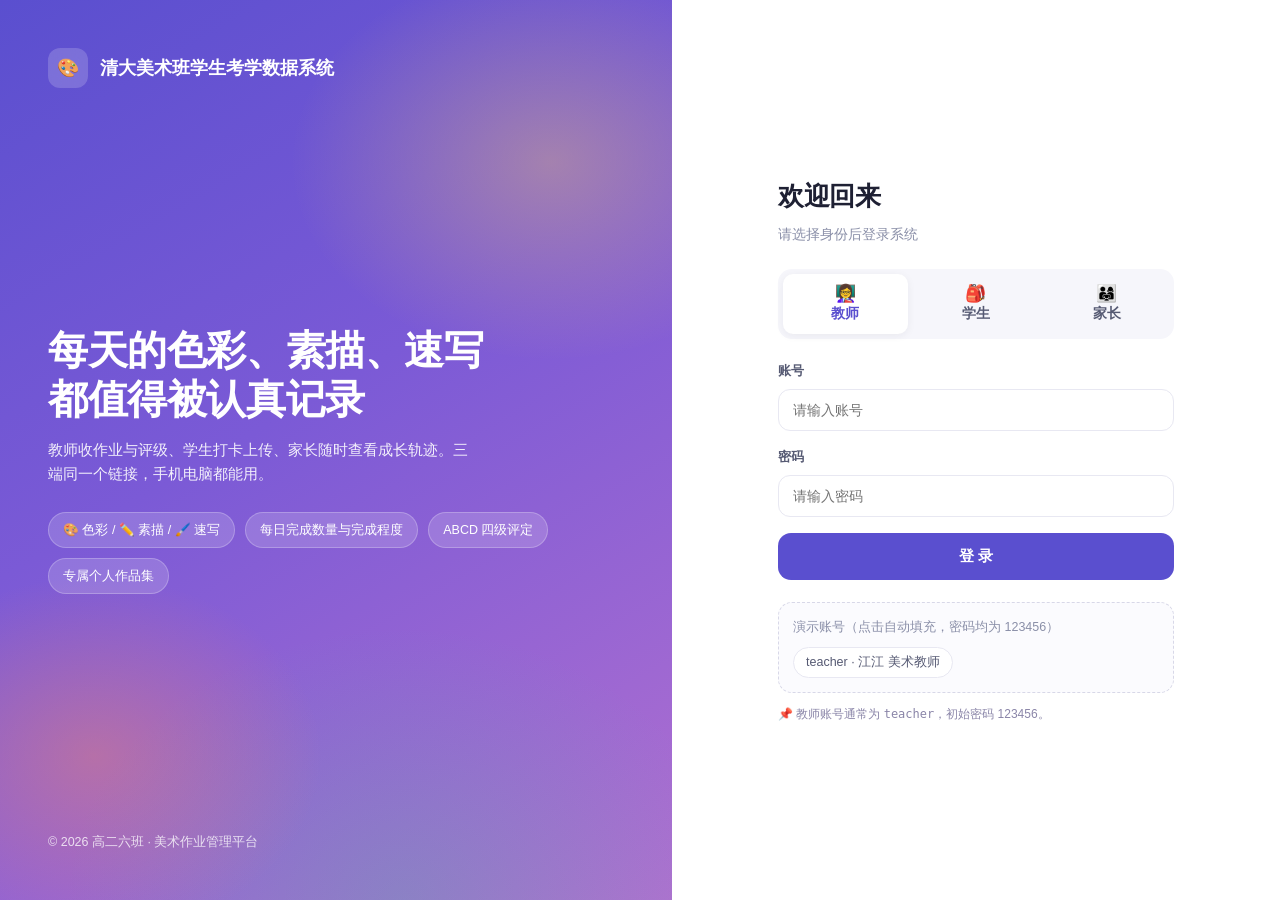
<file: index.html>
<!DOCTYPE html>
<html lang="zh-CN">
<head>
<meta charset="UTF-8">
<meta name="viewport" content="width=device-width, initial-scale=1, viewport-fit=cover, maximum-scale=1">
<meta name="theme-color" content="#5A4FCF">
<meta name="apple-mobile-web-app-capable" content="yes">
<meta name="apple-mobile-web-app-status-bar-style" content="default">
<meta name="description" content="美术考学数据系统 - 色彩、素描、速写每日作业收集、评级与学生作品集">
<title>清大美术班学生考学数据系统 · 美术考学数据管理</title>
<link rel="icon" href="assets/icon.svg" type="image/svg+xml">
<link rel="apple-touch-icon" href="assets/icon.svg">
<link rel="manifest" href="manifest.json">
<link rel="stylesheet" href="assets/css/style.css">
</head>
<body>
  <div id="app">
    <div class="boot-screen">
      <div class="boot-logo"></div>
      <div>正在加载清大美术班学生考学数据系统…</div>
    </div>
  </div>
  <div id="modal-root"></div>
  <div id="lightbox-root"></div>
  <div id="toast-root" class="toast-root"></div>

  <script src="assets/js/db.js"></script>
  <script src="assets/js/store.js"></script>
  <script src="assets/js/ui.js"></script>
  <script src="assets/js/charts.js"></script>
  <script src="assets/js/views.js"></script>
  <script src="assets/js/view-review.js"></script>
  <script src="assets/js/view-students.js"></script>
  <script src="assets/js/view-portfolio.js"></script>
  <script src="assets/js/view-stats.js"></script>
  <script src="assets/js/view-me.js"></script>
  <script src="assets/js/view-tasks.js"></script>
  <script src="assets/js/view-attendance.js"></script>
  <script src="assets/js/view-grades.js"></script>
  <script src="assets/js/cloud.js"></script>
  <script src="assets/js/app.js"></script>
</body>
</html>
</file>
<file: assets/css/style.css>
/* ============================================================
   清大美术班学生考学数据系统 · 设计系统
   浅色主题 / 移动端 + 桌面端自适应
   ============================================================ */

:root {
  --brand: #5A4FCF;
  --brand-600: #4A3FBD;
  --brand-100: #EDEBFB;
  --brand-50: #F5F4FE;
  --accent: #FF8A5B;
  --accent-50: #FFF1EA;

  --bg: #F6F6FB;
  --surface: #FFFFFF;
  --surface-2: #FBFBFE;
  --border: #E8E8F2;
  --border-strong: #D8D8E8;

  --text: #1E2033;
  --text-2: #565A73;
  --text-3: #8A8FA8;

  --ok: #22C55E;
  --warn: #F59E0B;
  --danger: #EF4444;
  --info: #3B82F6;

  --g-a: #16A34A;
  --g-b: #2563EB;
  --g-c: #F59E0B;
  --g-d: #EF4444;

  --s-color: #EC4899;
  --s-sketch: #64748B;
  --s-quick: #F59E0B;

  --radius: 16px;
  --radius-sm: 10px;
  --radius-lg: 22px;
  --shadow-xs: 0 1px 2px rgba(30, 32, 51, .05);
  --shadow-sm: 0 2px 8px rgba(30, 32, 51, .06);
  --shadow: 0 8px 24px rgba(30, 32, 51, .08);
  --shadow-lg: 0 18px 48px rgba(30, 32, 51, .14);

  --sidebar-w: 244px;
  --topbar-h: 62px;
  --font: "PingFang SC", "HarmonyOS Sans SC", "Microsoft YaHei", "Hiragino Sans GB", -apple-system, BlinkMacSystemFont, "Segoe UI", Roboto, "Helvetica Neue", sans-serif;
}

* { box-sizing: border-box; -webkit-tap-highlight-color: transparent; }

html, body {
  margin: 0; padding: 0;
  min-height: 100%;
}

body {
  font-family: var(--font);
  background: var(--bg);
  color: var(--text);
  font-size: 14px;
  line-height: 1.6;
  -webkit-font-smoothing: antialiased;
  overscroll-behavior-y: none;
}

button, input, select, textarea { font-family: inherit; font-size: inherit; color: inherit; }
a { color: inherit; text-decoration: none; }
img { display: block; max-width: 100%; }
h1,h2,h3,h4 { margin: 0; font-weight: 700; letter-spacing: -.01em; }
p { margin: 0; }
ul { margin: 0; padding: 0; list-style: none; }

::-webkit-scrollbar { width: 8px; height: 8px; }
::-webkit-scrollbar-thumb { background: #D7D7E6; border-radius: 8px; }
::-webkit-scrollbar-track { background: transparent; }

/* ---------- Boot ---------- */
.boot-screen {
  min-height: 100vh; display: flex; flex-direction: column;
  align-items: center; justify-content: center; gap: 16px; color: var(--text-3);
}
.boot-logo {
  width: 54px; height: 54px; border-radius: 16px;
  background: linear-gradient(135deg, var(--brand), #8B7BF0);
  animation: pulse 1.2s ease-in-out infinite;
}
@keyframes pulse { 0%,100%{transform:scale(1);opacity:1} 50%{transform:scale(.88);opacity:.6} }

/* ============================================================
   登录页
   ============================================================ */
.login-page {
  min-height: 100vh; min-height: 100dvh;
  display: grid; grid-template-columns: 1.05fr .95fr;
  background: var(--surface);
}
.login-art {
  position: relative; overflow: hidden; padding: 48px;
  display: flex; flex-direction: column; justify-content: space-between;
  background: linear-gradient(150deg, #5A4FCF 0%, #7B5AD6 45%, #B06FD0 100%);
  color: #fff;
}
.login-art::after {
  content: ""; position: absolute; inset: 0;
  background:
    radial-gradient(420px 320px at 82% 18%, rgba(255,209,102,.34), transparent 62%),
    radial-gradient(380px 300px at 14% 84%, rgba(255,138,91,.36), transparent 60%),
    radial-gradient(520px 420px at 60% 100%, rgba(52,211,153,.22), transparent 65%);
  pointer-events: none;
}
.login-art > * { position: relative; z-index: 1; }
.login-brand { display: flex; align-items: center; gap: 12px; font-weight: 800; font-size: 18px; }
.login-brand .mark {
  width: 40px; height: 40px; border-radius: 12px; background: rgba(255,255,255,.18);
  display: grid; place-items: center; backdrop-filter: blur(6px);
}
.login-hero h1 { font-size: 40px; line-height: 1.22; margin-bottom: 14px; }
.login-hero p { font-size: 15px; opacity: .9; max-width: 420px; }
.login-features { display: flex; flex-wrap: wrap; gap: 10px; margin-top: 26px; }
.login-features span {
  padding: 7px 14px; border-radius: 999px; font-size: 12.5px;
  background: rgba(255,255,255,.16); border: 1px solid rgba(255,255,255,.24);
}
.login-foot { font-size: 12.5px; opacity: .78; }

.login-panel {
  display: flex; align-items: center; justify-content: center; padding: 40px 32px;
}
.login-card { width: 100%; max-width: 396px; }
.login-card h2 { font-size: 26px; margin-bottom: 6px; }
.login-card .sub { color: var(--text-3); margin-bottom: 24px; font-size: 13.5px; }

.role-tabs {
  display: grid; grid-template-columns: repeat(3, 1fr); gap: 6px;
  background: var(--bg); padding: 5px; border-radius: 14px; margin-bottom: 22px;
}
.role-tab {
  border: 0; background: transparent; cursor: pointer; padding: 11px 4px;
  border-radius: 10px; font-weight: 600; color: var(--text-2); font-size: 13.5px;
  display: flex; flex-direction: column; align-items: center; gap: 3px; transition: .18s;
}
.role-tab .rt-ico { font-size: 17px; line-height: 1; }
.role-tab.active { background: var(--surface); color: var(--brand); box-shadow: var(--shadow-sm); }

.field { margin-bottom: 16px; }
.field label { display: block; font-size: 13px; font-weight: 600; color: var(--text-2); margin-bottom: 7px; }
.input, .select, .textarea {
  width: 100%; padding: 12px 14px; border: 1.5px solid var(--border);
  border-radius: 12px; background: var(--surface); transition: .16s; outline: none;
}
.input:focus, .select:focus, .textarea:focus { border-color: var(--brand); box-shadow: 0 0 0 4px var(--brand-50); }
.textarea { resize: vertical; min-height: 84px; line-height: 1.55; }
.select { appearance: none; background-image: url("data:image/svg+xml,%3Csvg xmlns='http://www.w3.org/2000/svg' width='12' height='8' viewBox='0 0 12 8'%3E%3Cpath d='M1 1.5L6 6.5L11 1.5' stroke='%238A8FA8' stroke-width='1.8' fill='none' stroke-linecap='round'/%3E%3C/svg%3E"); background-repeat: no-repeat; background-position: right 14px center; padding-right: 36px; }

.login-error {
  background: #FEF2F2; color: #B91C1C; border: 1px solid #FECACA;
  padding: 10px 12px; border-radius: 10px; font-size: 13px; margin-bottom: 14px;
}
.demo-box {
  margin-top: 22px; padding: 14px; border: 1px dashed var(--border-strong);
  border-radius: 14px; background: var(--surface-2);
}
.demo-box .t { font-size: 12.5px; color: var(--text-3); margin-bottom: 10px; }
.demo-accounts { display: flex; flex-wrap: wrap; gap: 8px; }
.demo-chip {
  border: 1px solid var(--border); background: var(--surface); border-radius: 999px;
  padding: 6px 12px; font-size: 12.5px; cursor: pointer; color: var(--text-2); transition: .16s;
}
.demo-chip:hover { border-color: var(--brand); color: var(--brand); background: var(--brand-50); }

@media (max-width: 900px) {
  .login-page { grid-template-columns: 1fr; }
  .login-art { padding: 34px 22px 30px; gap: 22px; }
  .login-hero h1 { font-size: 27px; }
  .login-hero p { font-size: 13.5px; }
  .login-features { margin-top: 16px; }
  .login-foot { display: none; }
  .login-panel { padding: 26px 20px 44px; align-items: flex-start; }
}

/* ============================================================
   应用外壳
   ============================================================ */
.shell { min-height: 100vh; display: flex; }

.sidebar {
  width: var(--sidebar-w); flex: 0 0 var(--sidebar-w);
  background: var(--surface); border-right: 1px solid var(--border);
  display: flex; flex-direction: column; position: sticky; top: 0; height: 100vh;
}
.side-brand { display: flex; align-items: center; gap: 11px; padding: 18px 18px 14px; }
.side-brand .mark {
  width: 36px; height: 36px; border-radius: 11px; flex: 0 0 36px;
  background: linear-gradient(135deg, var(--brand), #8B7BF0);
  display: grid; place-items: center; color: #fff; font-size: 17px;
}
.side-brand .txt b { display: block; font-size: 14.5px; }
.side-brand .txt span { font-size: 11.5px; color: var(--text-3); }

.side-nav { flex: 1; overflow-y: auto; padding: 6px 12px 12px; }
.side-nav .group-title {
  font-size: 11px; color: var(--text-3); font-weight: 700; letter-spacing: .06em;
  padding: 14px 10px 6px;
}
.nav-item {
  display: flex; align-items: center; gap: 11px; padding: 10px 12px; border-radius: 11px;
  color: var(--text-2); font-weight: 500; cursor: pointer; margin-bottom: 2px; transition: .15s;
}
.nav-item .ni-ico { width: 20px; text-align: center; font-size: 15px; }
.nav-item:hover { background: var(--bg); color: var(--text); }
.nav-item.active { background: var(--brand-50); color: var(--brand); font-weight: 700; }
.nav-item .badge-dot {
  margin-left: auto; background: var(--danger); color: #fff; font-size: 11px;
  min-width: 19px; height: 19px; padding: 0 5px; border-radius: 999px;
  display: grid; place-items: center; font-weight: 700;
}

.side-user {
  border-top: 1px solid var(--border); padding: 12px; display: flex; align-items: center; gap: 10px;
}
.side-user .meta { flex: 1; min-width: 0; }
.side-user .meta b { display: block; font-size: 13.5px; }
.side-user .meta span { font-size: 11.5px; color: var(--text-3); }
.icon-btn {
  border: 1px solid var(--border); background: var(--surface); width: 32px; height: 32px;
  border-radius: 9px; cursor: pointer; display: grid; place-items: center; color: var(--text-2); transition: .15s;
}
.icon-btn:hover { border-color: var(--brand); color: var(--brand); }

.main { flex: 1; min-width: 0; display: flex; flex-direction: column; }
.topbar {
  height: var(--topbar-h); background: rgba(255,255,255,.86); backdrop-filter: blur(12px);
  border-bottom: 1px solid var(--border); display: flex; align-items: center; gap: 12px;
  padding: 0 22px; position: sticky; top: 0; z-index: 30;
}
.topbar h1 { font-size: 17px; }
.topbar .tb-sub { font-size: 12px; color: var(--text-3); }
.topbar .spacer { flex: 1; }
.content { padding: 22px; max-width: 1360px; width: 100%; margin: 0 auto; }

.avatar {
  width: 36px; height: 36px; border-radius: 50%; flex: 0 0 auto;
  display: grid; place-items: center; color: #fff; font-weight: 700; font-size: 13.5px;
  background: var(--brand); overflow: hidden;
}
.avatar.sm { width: 30px; height: 30px; font-size: 12px; }
.avatar.lg { width: 52px; height: 52px; font-size: 18px; }

.mobile-nav { display: none; }

@media (max-width: 900px) {
  .sidebar { display: none; }
  .content { padding: 14px 14px calc(80px + env(safe-area-inset-bottom)); }
  .topbar { padding: 0 14px; height: 56px; }
  .topbar h1 { font-size: 16px; }
  .mobile-nav {
    display: grid; position: fixed; left: 0; right: 0; bottom: 0; z-index: 40;
    background: rgba(255,255,255,.94); backdrop-filter: blur(14px);
    border-top: 1px solid var(--border); padding: 6px 4px calc(6px + env(safe-area-inset-bottom));
  }
  .mnav-item {
    display: flex; flex-direction: column; align-items: center; gap: 2px;
    padding: 5px 2px; border-radius: 10px; color: var(--text-3); font-size: 10.5px; font-weight: 600;
    cursor: pointer; position: relative;
  }
  .mnav-item .mi-ico { font-size: 18px; line-height: 1.1; }
  .mnav-item.active { color: var(--brand); }
  .mnav-item .badge-dot {
    position: absolute; top: 1px; right: calc(50% - 20px); background: var(--danger); color: #fff;
    font-size: 10px; min-width: 16px; height: 16px; border-radius: 999px; display: grid; place-items: center; padding: 0 4px;
  }
}

/* ============================================================
   通用组件
   ============================================================ */
.card {
  background: var(--surface); border: 1px solid var(--border); border-radius: var(--radius);
  box-shadow: var(--shadow-xs);
}
.card-pad { padding: 18px; }
.card-head {
  display: flex; align-items: center; gap: 10px; padding: 15px 18px;
  border-bottom: 1px solid var(--border);
}
.card-head h3 { font-size: 15px; }
.card-head .spacer { flex: 1; }
.card-head .hint { font-size: 12px; color: var(--text-3); }

.grid { display: grid; gap: 14px; }
.g-2 { grid-template-columns: repeat(2, 1fr); }
.g-3 { grid-template-columns: repeat(3, 1fr); }
.g-4 { grid-template-columns: repeat(4, 1fr); }
.g-2-1 { grid-template-columns: 1.6fr 1fr; }
@media (max-width: 1100px) { .g-4 { grid-template-columns: repeat(2, 1fr); } .g-2-1 { grid-template-columns: 1fr; } }
@media (max-width: 760px) { .g-3, .g-2 { grid-template-columns: 1fr; } }
@media (max-width: 520px) { .g-4 { grid-template-columns: repeat(2, 1fr); } }

.section-gap { margin-top: 16px; }
.row { display: flex; align-items: center; gap: 10px; }
.row.wrap { flex-wrap: wrap; }
.spacer { flex: 1; }
.muted { color: var(--text-3); }
.small { font-size: 12.5px; }
.center { text-align: center; }

/* 按钮 */
.btn {
  display: inline-flex; align-items: center; justify-content: center; gap: 7px;
  padding: 10px 16px; border-radius: 11px; border: 1.5px solid transparent;
  background: var(--brand); color: #fff; font-weight: 600; cursor: pointer;
  transition: .16s; white-space: nowrap;
}
.btn:hover { background: var(--brand-600); }
.btn:active { transform: scale(.98); }
.btn.block { width: 100%; }
.btn.lg { padding: 13px 20px; font-size: 15px; border-radius: 13px; }
.btn.sm { padding: 7px 12px; font-size: 12.5px; border-radius: 9px; }
.btn.ghost { background: var(--surface); border-color: var(--border); color: var(--text-2); }
.btn.ghost:hover { border-color: var(--brand); color: var(--brand); background: var(--brand-50); }
.btn.soft { background: var(--brand-50); color: var(--brand); }
.btn.soft:hover { background: var(--brand-100); }
.btn.danger { background: var(--danger); }
.btn.danger:hover { background: #DC2626; }
.btn.warn { background: var(--warn); }
.btn:disabled { opacity: .5; cursor: not-allowed; }

/* 徽标 */
.badge {
  display: inline-flex; align-items: center; gap: 5px; padding: 3px 10px;
  border-radius: 999px; font-size: 12px; font-weight: 700; background: var(--bg); color: var(--text-2);
}
.badge.sub-color { background: #FDF2F8; color: var(--s-color); }
.badge.sub-sketch { background: #F1F5F9; color: var(--s-sketch); }
.badge.sub-quick { background: #FFFBEB; color: #B45309; }
.badge.ok { background: #ECFDF5; color: var(--ok); }
.badge.warn { background: #FFFBEB; color: #B45309; }
.badge.info { background: #EFF6FF; color: var(--info); }
.badge.danger { background: #FEF2F2; color: var(--danger); }

.grade {
  width: 26px; height: 26px; border-radius: 8px; display: inline-grid; place-items: center;
  font-weight: 800; font-size: 13px; color: #fff; flex: 0 0 auto;
}
.grade.A { background: var(--g-a); }
.grade.B { background: var(--g-b); }
.grade.C { background: var(--g-c); }
.grade.D { background: var(--g-d); }
.grade.none { background: var(--bg); color: var(--text-3); border: 1px dashed var(--border-strong); }

/* 统计卡 */
.stat {
  background: var(--surface); border: 1px solid var(--border); border-radius: var(--radius);
  padding: 16px; position: relative; overflow: hidden; box-shadow: var(--shadow-xs);
}
.stat .st-ico {
  width: 38px; height: 38px; border-radius: 11px; display: grid; place-items: center;
  font-size: 18px; margin-bottom: 12px;
}
.stat .st-val { font-size: 26px; font-weight: 800; letter-spacing: -.02em; line-height: 1.1; }
.stat .st-val small { font-size: 14px; font-weight: 600; color: var(--text-3); }
.stat .st-label { font-size: 12.5px; color: var(--text-3); margin-top: 3px; }
.stat .st-trend { font-size: 12px; margin-top: 8px; font-weight: 600; }

/* 进度条 */
.pbar { height: 7px; border-radius: 999px; background: var(--bg); overflow: hidden; }
.pbar > i { display: block; height: 100%; border-radius: 999px; background: var(--brand); transition: width .4s; }
.pct-wrap { display: flex; align-items: center; gap: 8px; min-width: 90px; }
.pct-wrap .pct-num { font-size: 12.5px; font-weight: 800; min-width: 34px; }
.pct-wrap .pbar { flex: 1; }

/* 列表项 */
.list-item {
  display: flex; align-items: center; gap: 12px; padding: 13px 18px; border-bottom: 1px solid var(--border);
}
.list-item:last-child { border-bottom: 0; }
.list-item .li-main { flex: 1; min-width: 0; }
.list-item .li-main b { font-size: 13.5px; display: block; }
.list-item .li-main span { font-size: 12px; color: var(--text-3); }

/* 空状态 */
.empty { padding: 46px 20px; text-align: center; color: var(--text-3); }
.empty .e-ico { font-size: 38px; margin-bottom: 10px; opacity: .55; }
.empty b { display: block; color: var(--text-2); margin-bottom: 5px; font-size: 14px; }

/* 筛选栏 */
.filters {
  display: flex; flex-wrap: wrap; gap: 9px; align-items: center; margin-bottom: 14px;
}
.chip {
  padding: 7px 14px; border-radius: 999px; border: 1.5px solid var(--border);
  background: var(--surface); font-size: 13px; font-weight: 600; color: var(--text-2);
  cursor: pointer; transition: .15s; white-space: nowrap;
}
.chip:hover { border-color: var(--brand-100); }
.chip.active { background: var(--brand); border-color: var(--brand); color: #fff; }
.chip-scroll { display: flex; gap: 9px; overflow-x: auto; padding-bottom: 2px; scrollbar-width: none; }
.chip-scroll::-webkit-scrollbar { display: none; }

/* 表格 */
.table-wrap { overflow-x: auto; }
table.tbl { width: 100%; border-collapse: collapse; min-width: 640px; }
table.tbl th {
  text-align: left; font-size: 12px; color: var(--text-3); font-weight: 700;
  padding: 11px 14px; background: var(--surface-2); border-bottom: 1px solid var(--border); white-space: nowrap;
}
table.tbl td { padding: 12px 14px; border-bottom: 1px solid var(--border); font-size: 13.5px; vertical-align: middle; }
table.tbl tr:last-child td { border-bottom: 0; }
table.tbl tr:hover td { background: var(--surface-2); }

/* 作业记录卡 */
.rec-card {
  background: var(--surface); border: 1px solid var(--border); border-radius: var(--radius);
  padding: 15px; box-shadow: var(--shadow-xs);
}
.rec-head { display: flex; align-items: center; gap: 10px; margin-bottom: 11px; }
.rec-head .rh-name { font-weight: 700; font-size: 14px; }
.rec-head .rh-meta { font-size: 11.5px; color: var(--text-3); }
.rec-metrics { display: flex; gap: 16px; flex-wrap: wrap; margin: 10px 0; }
.metric { min-width: 74px; }
.metric .m-label { font-size: 11.5px; color: var(--text-3); }
.metric .m-val { font-weight: 700; font-size: 15px; }

.thumbs { display: flex; gap: 8px; flex-wrap: wrap; margin: 11px 0; }
.thumb {
  width: 76px; height: 76px; border-radius: 11px; overflow: hidden; border: 1px solid var(--border);
  cursor: pointer; background: var(--bg); position: relative;
}
.thumb img { width: 100%; height: 100%; object-fit: cover; }
.thumb .rm {
  position: absolute; top: 3px; right: 3px; width: 20px; height: 20px; border-radius: 50%;
  background: rgba(0,0,0,.55); color: #fff; display: grid; place-items: center; font-size: 13px; border: 0; cursor: pointer;
}

.grade-picker { display: flex; gap: 7px; }
.gp-btn {
  width: 38px; height: 34px; border-radius: 10px; border: 1.5px solid var(--border);
  background: var(--surface); font-weight: 800; cursor: pointer; color: var(--text-2); transition: .15s;
}
.gp-btn:hover { border-color: var(--text-3); }
.gp-btn.on.A { background: var(--g-a); border-color: var(--g-a); color: #fff; }
.gp-btn.on.B { background: var(--g-b); border-color: var(--g-b); color: #fff; }
.gp-btn.on.C { background: var(--g-c); border-color: var(--g-c); color: #fff; }
.gp-btn.on.D { background: var(--g-d); border-color: var(--g-d); color: #fff; }

.comment-line {
  background: var(--brand-50); border-radius: 11px; padding: 10px 12px; font-size: 13px;
  color: var(--text-2); margin-top: 10px; border-left: 3px solid var(--brand);
}

/* 交作业 - 科目选择 */
.subject-pick { display: grid; grid-template-columns: repeat(3, 1fr); gap: 10px; }
.sp-item {
  border: 1.5px solid var(--border); border-radius: 14px; padding: 14px 10px; text-align: center;
  cursor: pointer; transition: .16s; background: var(--surface);
}
.sp-item .sp-ico { font-size: 22px; margin-bottom: 5px; }
.sp-item b { font-size: 13.5px; display: block; }
.sp-item span { font-size: 11px; color: var(--text-3); }
.sp-item.on { border-color: var(--brand); background: var(--brand-50); box-shadow: 0 0 0 3px var(--brand-50); }
.sp-item.done { position: relative; }
.sp-item.done::after {
  content: "✓"; position: absolute; top: 7px; right: 9px; color: var(--ok); font-weight: 800; font-size: 13px;
}

.stepper { display: inline-flex; align-items: center; border: 1.5px solid var(--border); border-radius: 12px; overflow: hidden; }
.stepper button { width: 40px; height: 42px; border: 0; background: var(--surface); font-size: 19px; cursor: pointer; color: var(--text-2); }
.stepper button:hover { background: var(--bg); color: var(--brand); }
.stepper input { width: 58px; height: 42px; border: 0; text-align: center; font-weight: 700; font-size: 16px; outline: none; }

input[type=range] { -webkit-appearance: none; width: 100%; height: 6px; border-radius: 999px; background: var(--border); outline: none; }
input[type=range]::-webkit-slider-thumb {
  -webkit-appearance: none; width: 22px; height: 22px; border-radius: 50%;
  background: var(--brand); border: 3px solid #fff; box-shadow: var(--shadow-sm); cursor: pointer;
}
input[type=range]::-moz-range-thumb {
  width: 18px; height: 18px; border-radius: 50%; background: var(--brand); border: 3px solid #fff; cursor: pointer;
}

.uploader {
  border: 1.6px dashed var(--border-strong); border-radius: 14px; padding: 20px; text-align: center;
  cursor: pointer; transition: .16s; background: var(--surface-2);
}
.uploader:hover { border-color: var(--brand); background: var(--brand-50); }
.uploader .u-ico { font-size: 26px; margin-bottom: 6px; }
.uploader b { display: block; font-size: 13.5px; }
.uploader span { font-size: 11.5px; color: var(--text-3); }

/* 作品集 */
.gallery { display: grid; grid-template-columns: repeat(auto-fill, minmax(190px, 1fr)); gap: 14px; }
@media (max-width: 640px) { .gallery { grid-template-columns: repeat(2, 1fr); gap: 10px; } }
.art-card {
  background: var(--surface); border: 1px solid var(--border); border-radius: 14px;
  overflow: hidden; cursor: pointer; transition: .18s; box-shadow: var(--shadow-xs);
}
.art-card:hover { transform: translateY(-3px); box-shadow: var(--shadow); }
.art-card .ac-img { aspect-ratio: 4/3; background: var(--bg); overflow: hidden; }
.art-card .ac-img img { width: 100%; height: 100%; object-fit: cover; }
.art-card .ac-body { padding: 10px 12px; }
.art-card .ac-row { display: flex; align-items: center; gap: 6px; }
.art-card .ac-date { font-size: 11.5px; color: var(--text-3); margin-top: 3px; }

/* 灯箱 */
.lightbox {
  position: fixed; inset: 0; z-index: 100; background: rgba(16,16,28,.92);
  display: flex; flex-direction: column; align-items: center; justify-content: center; padding: 20px;
}
.lightbox img { max-width: 92vw; max-height: 74vh; object-fit: contain; border-radius: 10px; }
.lb-info { color: #fff; margin-top: 16px; text-align: center; max-width: 620px; }
.lb-info .lb-title { font-weight: 700; font-size: 15px; margin-bottom: 5px; }
.lb-info .lb-sub { font-size: 12.5px; opacity: .72; }
.lb-close, .lb-prev, .lb-next {
  position: absolute; background: rgba(255,255,255,.14); border: 0; color: #fff;
  width: 42px; height: 42px; border-radius: 50%; cursor: pointer; font-size: 19px; display: grid; place-items: center;
}
.lb-close { top: 18px; right: 18px; }
.lb-prev { left: 16px; top: 50%; transform: translateY(-50%); }
.lb-next { right: 16px; top: 50%; transform: translateY(-50%); }

/* 弹窗 */
.modal-mask {
  position: fixed; inset: 0; z-index: 90; background: rgba(20,22,38,.45);
  display: flex; align-items: center; justify-content: center; padding: 18px; backdrop-filter: blur(2px);
}
.modal {
  background: var(--surface); border-radius: 20px; width: 100%; max-width: 480px;
  max-height: 88vh; overflow: auto; box-shadow: var(--shadow-lg);
}
.modal-head { padding: 18px 20px 6px; display: flex; align-items: center; }
.modal-head h3 { font-size: 17px; flex: 1; }
.modal-body { padding: 14px 20px 4px; }
.modal-foot { padding: 14px 20px 20px; display: flex; gap: 10px; }
.modal-foot .btn { flex: 1; }
@media (max-width: 560px) {
  .modal-mask { align-items: flex-end; padding: 0; }
  .modal { max-width: 100%; border-radius: 20px 20px 0 0; max-height: 92vh; padding-bottom: env(safe-area-inset-bottom); }
}

/* Toast */
.toast-root { position: fixed; left: 50%; transform: translateX(-50%); top: 18px; z-index: 200; display: flex; flex-direction: column; gap: 8px; }
.toast {
  background: #23253A; color: #fff; padding: 10px 18px; border-radius: 999px; font-size: 13.5px;
  box-shadow: var(--shadow-lg); animation: toastIn .24s ease; display: flex; align-items: center; gap: 7px; font-weight: 500;
}
.toast.ok { background: #17803D; }
.toast.err { background: #B91C1C; }
@keyframes toastIn { from { opacity: 0; transform: translateY(-12px); } to { opacity: 1; transform: none; } }

/* 云端同步状态条：随时提示"改动是否成功上云" */
.syncbar {
  position: fixed; left: 0; right: 0; bottom: 0; z-index: 300;
  display: none; align-items: center; justify-content: center; gap: 8px;
  padding: 9px 16px; font-size: 13px; font-weight: 600; letter-spacing: .2px;
  transform: translateY(100%); transition: transform .25s ease, opacity .25s ease; opacity: 0;
}
.syncbar.show { display: flex; transform: translateY(0); opacity: 1; }
.syncbar.info { background: #1D4ED8; color: #fff; }
.syncbar.warn { background: #B45309; color: #FFFBEB; }
.syncbar::before { content: ''; width: 8px; height: 8px; border-radius: 50%; background: currentColor; box-shadow: 0 0 0 4px rgba(255,255,255,.25); }

/* 图表 */
.chart-legend { display: flex; flex-wrap: wrap; gap: 14px; margin-top: 12px; font-size: 12.5px; color: var(--text-2); }
.chart-legend i { width: 10px; height: 10px; border-radius: 3px; display: inline-block; margin-right: 6px; }
.donut-wrap { display: flex; align-items: center; gap: 20px; flex-wrap: wrap; justify-content: center; }
.donut-legend { display: flex; flex-direction: column; gap: 9px; }
.donut-legend .dl { display: flex; align-items: center; gap: 8px; font-size: 13px; }
.donut-legend .dl i { width: 10px; height: 10px; border-radius: 3px; }
.donut-legend .dl b { margin-left: auto; }

/* 今日打卡 */
.checkin { display: grid; grid-template-columns: repeat(3, 1fr); gap: 12px; }
.ci-item {
  border-radius: 14px; padding: 14px; border: 1.5px solid var(--border); text-align: center;
  background: var(--surface); cursor: pointer; transition: .16s;
}
.ci-item:hover { border-color: var(--brand); }
.ci-item .ci-ico { font-size: 24px; margin-bottom: 6px; }
.ci-item b { display: block; font-size: 14px; }
.ci-item .ci-state { font-size: 12px; margin-top: 5px; font-weight: 700; }
.ci-item.done { background: #F0FDF4; border-color: #BBF7D0; }
.ci-item.done .ci-state { color: var(--ok); }
.ci-item.todo .ci-state { color: var(--text-3); }

.streak-banner {
  background: linear-gradient(120deg, #5A4FCF, #8B6FE0 60%, #C77BD6);
  color: #fff; border-radius: var(--radius); padding: 18px 20px;
  display: flex; align-items: center; gap: 16px; flex-wrap: wrap;
}
.streak-banner .sb-num { font-size: 34px; font-weight: 800; line-height: 1; }
.streak-banner .sb-txt { font-size: 13px; opacity: .92; }

/* ---------- 时段 segmented control ---------- */
.seg { display: inline-flex; background: var(--bg); border: 1px solid var(--border); border-radius: 10px; padding: 3px; gap: 3px; }
.seg-item { padding: 7px 14px; border-radius: 8px; font-size: 13px; font-weight: 600; color: var(--text-2); cursor: pointer; user-select: none; transition: .15s; }
.seg-item:hover { color: var(--text); }
.seg-item.on { background: var(--surface); color: var(--brand); box-shadow: var(--shadow-xs); }

/* ---------- 作业时段展示（白天 / 晚上） ---------- */
.shift-block { margin-bottom: 14px; }
.shift-block:last-child { margin-bottom: 0; }
.shift-head { font-size: 13px; font-weight: 700; color: var(--text-2); margin-bottom: 8px; display: flex; align-items: center; gap: 6px; }
.shift-block.night .shift-head { color: #6D28D9; }
.badge.shift-day { background: #EFF6FF; color: #2563EB; }
.badge.shift-night { background: #F5F3FF; color: #7C3AED; }

/* ---------- 考勤 ---------- */
.att-row { display: flex; align-items: center; gap: 12px; padding: 10px 0; border-bottom: 1px solid var(--border); }
.att-row:last-child { border-bottom: none; }
.att-actions { margin-left: auto; display: flex; gap: 6px; }
.att-btn { border: 1px solid var(--border); background: var(--surface); color: var(--text-2); padding: 6px 12px; border-radius: 8px; font-size: 13px; font-weight: 600; cursor: pointer; transition: .15s; }
.att-btn:hover { border-color: var(--border-strong); }
.att-btn.ok.on { background: #ECFDF5; color: var(--ok); border-color: #BBF7D0; }
.att-btn.warn.on { background: #FFFBEB; color: #B45309; border-color: #FDE68A; }
.att-btn.danger.on { background: #FEF2F2; color: var(--danger); border-color: #FECACA; }

/* ---------- Tabs ---------- */
.tabs { display: inline-flex; background: var(--bg); border: 1px solid var(--border); border-radius: 12px; padding: 4px; gap: 4px; margin-bottom: 16px; flex-wrap: wrap; }
.tab { padding: 8px 18px; border-radius: 9px; font-size: 14px; font-weight: 700; color: var(--text-2); cursor: pointer; transition: .15s; }
.tab:hover { color: var(--text); }
.tab.on { background: var(--surface); color: var(--brand); box-shadow: var(--shadow-xs); }

/* ---------- 数据表辅助 ---------- */
.tbl-avg td { background: var(--brand-50); font-weight: 700; }
.cs-input { width: 64px; padding: 6px 8px; text-align: center; }
.input.sm, .select.sm { padding: 6px 10px; font-size: 13px; }
.muted { color: var(--text-3); }

/* ---------- 移动端导航：横向滚动，显示全部项目 ---------- */
.mobile-nav { display: none; }
@media (max-width: 900px) {
  .mobile-nav {
    display: flex; overflow-x: auto; -webkit-overflow-scrolling: touch; gap: 4px;
    position: fixed; left: 0; right: 0; bottom: 0; z-index: 50;
    background: var(--surface); border-top: 1px solid var(--border); padding: 6px 8px; box-shadow: 0 -4px 16px rgba(30,32,51,.06);
  }
  .mobile-nav .mnav-item {
    flex: 0 0 auto; min-width: 60px; display: flex; flex-direction: column; align-items: center; gap: 2px;
    padding: 6px 4px; border-radius: 10px; font-size: 11px; color: var(--text-2); cursor: pointer; position: relative;
  }
  .mobile-nav .mnav-item.active { color: var(--brand); background: var(--brand-50); }
  .mobile-nav .mi-ico { font-size: 20px; }
  .mobile-nav .badge-dot {
    position: absolute; top: 2px; right: 12px; background: var(--danger); color: #fff; font-size: 10px; font-weight: 700;
    min-width: 16px; height: 16px; border-radius: 999px; display: grid; place-items: center; padding: 0 4px;
  }
  .main { padding-bottom: 84px; }
}

.chk-row { display: flex; flex-wrap: wrap; gap: 10px 16px; }
.chk { display: inline-flex; align-items: center; gap: 6px; font-size: 13px; color: var(--text-2); cursor: pointer; }
.chk input { width: 16px; height: 16px; accent-color: var(--brand); cursor: pointer; }

.hidden { display: none !important; }

/* 布置作业：各科目张数 chips */
.sub-chip {
  display: inline-flex; align-items: center; gap: 4px;
  background: var(--bg); border: 1.5px solid var(--border); border-radius: 999px;
  padding: 4px 10px; font-size: 12.5px; color: var(--text-2);
}
.sub-chip b { color: var(--brand); font-weight: 800; }
.sub-chip .chip-done { font-size: 11px; color: var(--text-3); margin-left: 2px; }
.sub-chip.done { background: #F0FDF4; border-color: #BBF7D0; }
.sub-chip.done b { color: var(--ok); }
.sub-chip.done .chip-done { color: var(--ok); }
.sub-chip2 {
  display: inline-flex; align-items: center; gap: 4px;
  background: var(--bg); border: 1.5px solid var(--border); border-radius: 999px;
  padding: 3px 9px; font-size: 12.5px; color: var(--text-2);
}
.sub-chip2 b { color: var(--brand); font-weight: 800; }

/* 布置弹窗内张数步进 */
.tk-counts { margin-top: 4px; }
.tk-cnt-row .stepper input { width: 64px; }

/* 交作业页：老师布置张数提示 */
.assign-hint {
  background: var(--brand-50); border: 1px solid #E3E0FB; border-radius: 12px;
  padding: 10px 12px; font-size: 13px; color: var(--text-2); margin-bottom: 14px;
}
.assign-hint b { color: var(--brand); }
</file>
